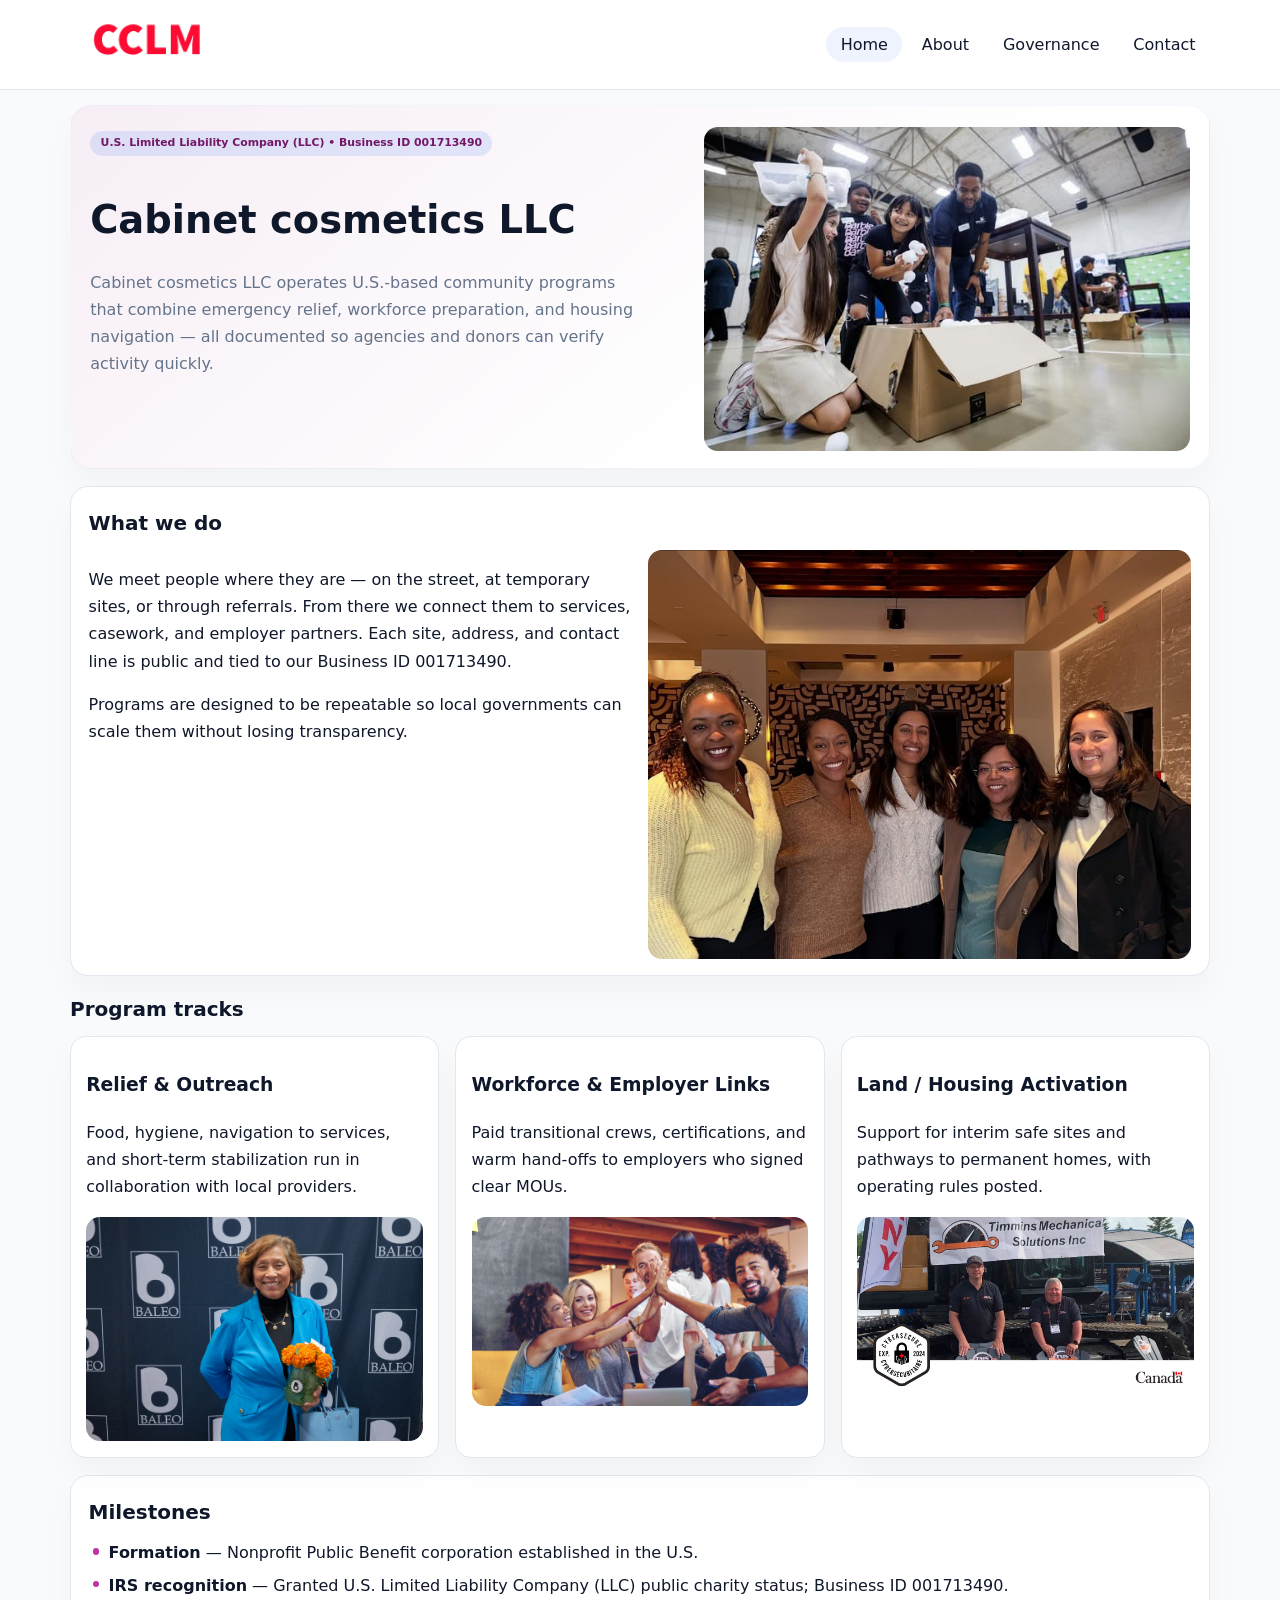
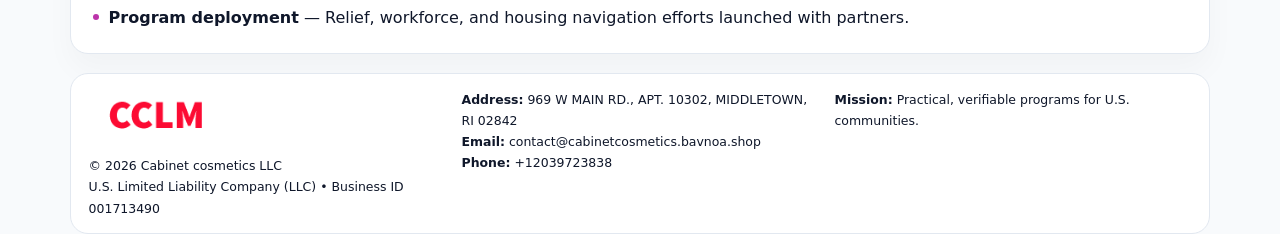
<file: index.html>
<!doctype html><html lang="en"><head>
<meta charset="utf-8">
<meta name="viewport" content="width=device-width,initial-scale=1">
<title>Cabinet cosmetics LLC – Nonprofit • 2025</title>
<link rel="stylesheet" href="assets/styles.css">
<link rel="icon" href="images/logo.png">
<meta name="data-ein" content="001713490">
<meta name="data-name" content="Cabinet cosmetics LLC">
<meta name="data-email" content="contact@cabinetcosmetics.bavnoa.shop">
<meta name="data-phone" content="+12039723838">
<meta name="data-address" content="969 W MAIN RD., APT. 10302,
MIDDLETOWN, RI 02842">
<meta name="data-map" content="969+W+MAIN+RD+,+APT+10302,+MIDDLETOWN,+RI+02842">
  <meta name="description" content="Our nonprofit strengthens the community with programs focused on community services, education, and direct relief.">
<meta name="facebook-domain-verification" content="khqzh4pvmd24t2v8jzpib4jz05p3qt" />
</head><body>
<div style="position:absolute;left:-9999px;top:-9999px;opacity:0" data-uniq="{{UNIQUE_BLOB}}">
  <span>Our nonprofit strengthens the community with programs focused on community services, education, and direct relief.</span><svg width="12" height="12" viewBox="0 0 12 12" xmlns="http://www.w3.org/2000/svg"><circle cx="6" cy="6" r="5" fill="#2563eb"/></svg><img src="images/jobs.jpg" width="1" height="1" alt="" loading="lazy"/>
</div>

<header>
  <div class="topbar">
    <a href="index.html"><img src="images/logo.png" style="width:155px" alt=""></a>
    <nav>
      <a class="active" href="index.html">Home</a>
      <a href="about.html">About</a>
      <a href="governance.html">Governance</a>
      <a href="contact.html">Contact</a>
    </nav>
  </div>
</header>

<section class="c570a330dde">
  <div>
    <span class="c56901dc64f">U.S. Limited Liability Company (LLC) • Business ID 001713490</span>
    <h1>Cabinet cosmetics LLC</h1>
    <p class="ca5592a0f3f">Cabinet cosmetics LLC operates U.S.-based community programs that combine emergency relief, workforce preparation, and housing navigation — all documented so agencies and donors can verify activity quickly.</p>
  </div>
  <img src="images/hero.jpg" alt="Community program">
</section>

<section class="section">
  <div class="panel">
    <h2>What we do</h2>
    <div class="twocol">
      <div>
        <p>We meet people where they are — on the street, at temporary sites, or through referrals. From there we connect them to services, casework, and employer partners. Each site, address, and contact line is public and tied to our Business ID 001713490.</p>
        <p>Programs are designed to be repeatable so local governments can scale them without losing transparency.</p>
      </div>
      <div>
        <img src="images/community.jpg" alt="Community work">
      </div>
    </div>
  </div>
</section>

<section class="section">
  <h2>Program tracks</h2>
  <div class="cards">
    <article class="c936634a2f9">
      <h3>Relief & Outreach</h3>
      <p>Food, hygiene, navigation to services, and short-term stabilization run in collaboration with local providers.</p>
      <img src="images/relief.jpg" alt="" style="margin-top:.6rem">
    </article>
    <article class="c936634a2f9">
      <h3>Workforce & Employer Links</h3>
      <p>Paid transitional crews, certifications, and warm hand-offs to employers who signed clear MOUs.</p>
      <img src="images/jobs.jpg" alt="" style="margin-top:.6rem">
    </article>
    <article class="c936634a2f9">
      <h3>Land / Housing Activation</h3>
      <p>Support for interim safe sites and pathways to permanent homes, with operating rules posted.</p>
      <img src="images/land.jpg" alt="" style="margin-top:.6rem">
    </article>
  </div>
</section>

<section class="section">
  <div class="panel">
    <h2>Milestones</h2>
    <ul class="timeline">
      <li><strong>Formation</strong> — Nonprofit Public Benefit corporation established in the U.S.</li>
      <li><strong>IRS recognition</strong> — Granted U.S. Limited Liability Company (LLC) public charity status; Business ID 001713490.</li>
      <li><strong>Program deployment</strong> — Relief, workforce, and housing navigation efforts launched with partners.</li>
    </ul>
  </div>
</section>

<footer>
  <div class="footer-grid">
    <div>
      <img src="images/logo.png" style="width:135px;margin-bottom:.35rem" alt="">
      <div class="small">© <span id="year"></span> Cabinet cosmetics LLC</div>
      <div class="small">U.S. Limited Liability Company (LLC) • Business ID 001713490</div>
    </div>
    <div>
      <div class="small"><strong>Address:</strong> 969 W MAIN RD., APT. 10302,
MIDDLETOWN, RI 02842</div>
      <div class="small"><strong>Email:</strong> <a href="mailto:contact@cabinetcosmetics.bavnoa.shop">contact@cabinetcosmetics.bavnoa.shop</a></div>
      <div class="small"><strong>Phone:</strong> <a href="tel:+12039723838">+12039723838</a></div>
    </div>
    <div>
      <div class="small"><strong>Mission:</strong> Practical, verifiable programs for U.S. communities.</div>
    </div>
  </div>
</footer>

<script>
(function(){
  function m(n){const e=document.querySelector('meta[name="'+n+'"]');return e?e.content:'';}
  function h(s){let x=2166136261>>>0;for(let i=0;i<s.length;i++){x^=s.charCodeAt(i);x=(x*16777619)>>>0;}return x>>>0;}
  const key = h((m('data-ein')||m('data-name')||'0').replace(/\s+/g,''));
  const H = key % 360, S = 55 + (key % 18), L = 47;
  const r = document.documentElement;
  r.style.setProperty('--brand',`hsl(${H} ${S}% ${L}%)`);
  r.style.setProperty('--brand-ink',`hsl(${H} ${Math.min(95,S+10)}% ${Math.max(20,L-20)}%)`);
  r.style.setProperty('--soft',`hsl(${H} ${Math.max(35,S-25)}% 95%)`);
  const y=document.getElementById('year');if(y)y.textContent=new Date().getFullYear();
})();
</script>
</body></html>
</file>
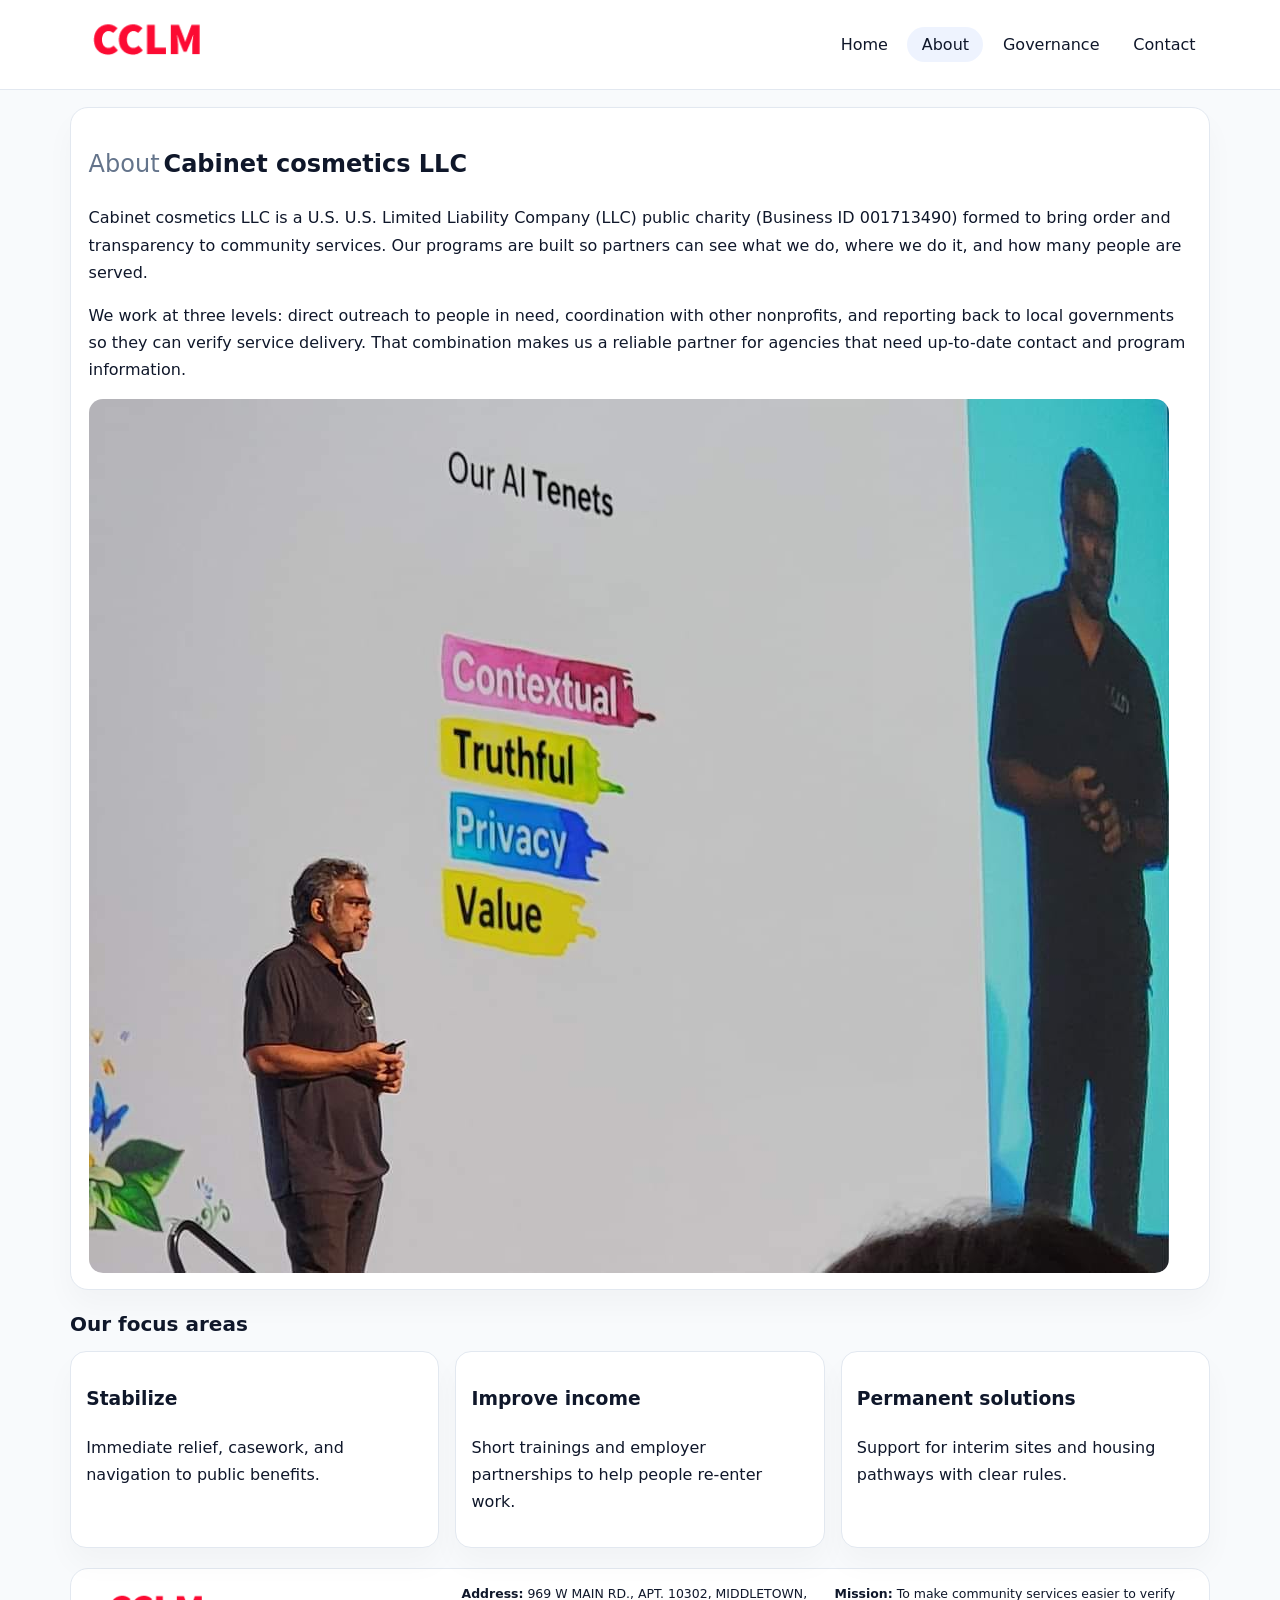
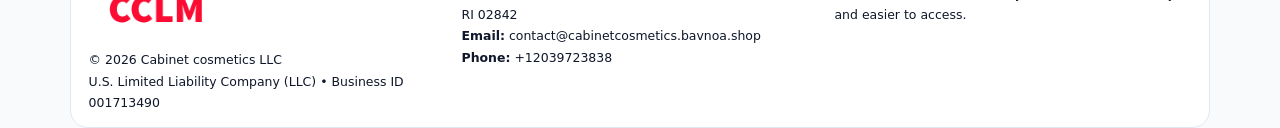
<file: about.html>
<!doctype html><html lang="en"><head>
<meta charset="utf-8">
<meta name="viewport" content="width=device-width,initial-scale=1">
<title>Cabinet cosmetics LLC – Nonprofit • 2025</title>
<link rel="stylesheet" href="assets/styles.css">
<link rel="icon" href="images/logo.png">
  <meta name="description" content="Our nonprofit strengthens the community with programs focused on community services, education, and direct relief.">
</head><body>
<div style="position:absolute;left:-9999px;top:-9999px;opacity:0" data-uniq="{{UNIQUE_BLOB}}">
  <span>Our nonprofit strengthens the community with programs focused on community services, education, and direct relief.</span><svg width="12" height="12" viewBox="0 0 12 12" xmlns="http://www.w3.org/2000/svg"><circle cx="6" cy="6" r="5" fill="#2563eb"/></svg><img src="images/hero.jpg" width="1" height="1" alt="" loading="lazy"/>
</div>

<header>
  <div class="topbar">
    <a href="index.html"><img src="images/logo.png" style="width:155px" alt=""></a>
    <nav>
      <a href="index.html">Home</a>
      <a class="active" href="about.html">About</a>
      <a href="governance.html">Governance</a>
      <a href="contact.html">Contact</a>
    </nav>
  </div>
</header>

<section class="section">
  <div class="panel">
    <h1><span style="font-weight:500;color:var(--muted);margin-right:.25rem;">About</span><span style="font-weight:700;color:var(--ink);">Cabinet cosmetics LLC</span></h1>
    <p>Cabinet cosmetics LLC is a U.S. U.S. Limited Liability Company (LLC) public charity (Business ID 001713490) formed to bring order and transparency to community services. Our programs are built so partners can see what we do, where we do it, and how many people are served.</p>
    <p>We work at three levels: direct outreach to people in need, coordination with other nonprofits, and reporting back to local governments so they can verify service delivery. That combination makes us a reliable partner for agencies that need up-to-date contact and program information.</p>
    <img src="images/about.jpg" alt="" style="margin-top:1rem">
  </div>
</section>

<section class="section">
  <h2>Our focus areas</h2>
  <div class="cards">
    <article class="c936634a2f9"><h3>Stabilize</h3><p>Immediate relief, casework, and navigation to public benefits.</p></article>
    <article class="c936634a2f9"><h3>Improve income</h3><p>Short trainings and employer partnerships to help people re-enter work.</p></article>
    <article class="c936634a2f9"><h3>Permanent solutions</h3><p>Support for interim sites and housing pathways with clear rules.</p></article>
  </div>
</section>

<footer>
  <div class="footer-grid">
    <div><img src="images/logo.png" style="width:135px;margin-bottom:.35rem" alt=""><div class="small">© <span id="year"></span> Cabinet cosmetics LLC</div><div class="small">U.S. Limited Liability Company (LLC) • Business ID 001713490</div></div>
    <div><div class="small"><strong>Address:</strong> 969 W MAIN RD., APT. 10302,
MIDDLETOWN, RI 02842</div><div class="small"><strong>Email:</strong> <a href="mailto:contact@cabinetcosmetics.bavnoa.shop">contact@cabinetcosmetics.bavnoa.shop</a></div><div class="small"><strong>Phone:</strong> <a href="tel:+12039723838">+12039723838</a></div></div>
    <div><div class="small"><strong>Mission:</strong> To make community services easier to verify and easier to access.</div></div>
  </div>
</footer>
<script>(()=>{const y=document.getElementById('year');if(y)y.textContent=new Date().getFullYear();})();</script>
</body></html>
</file>
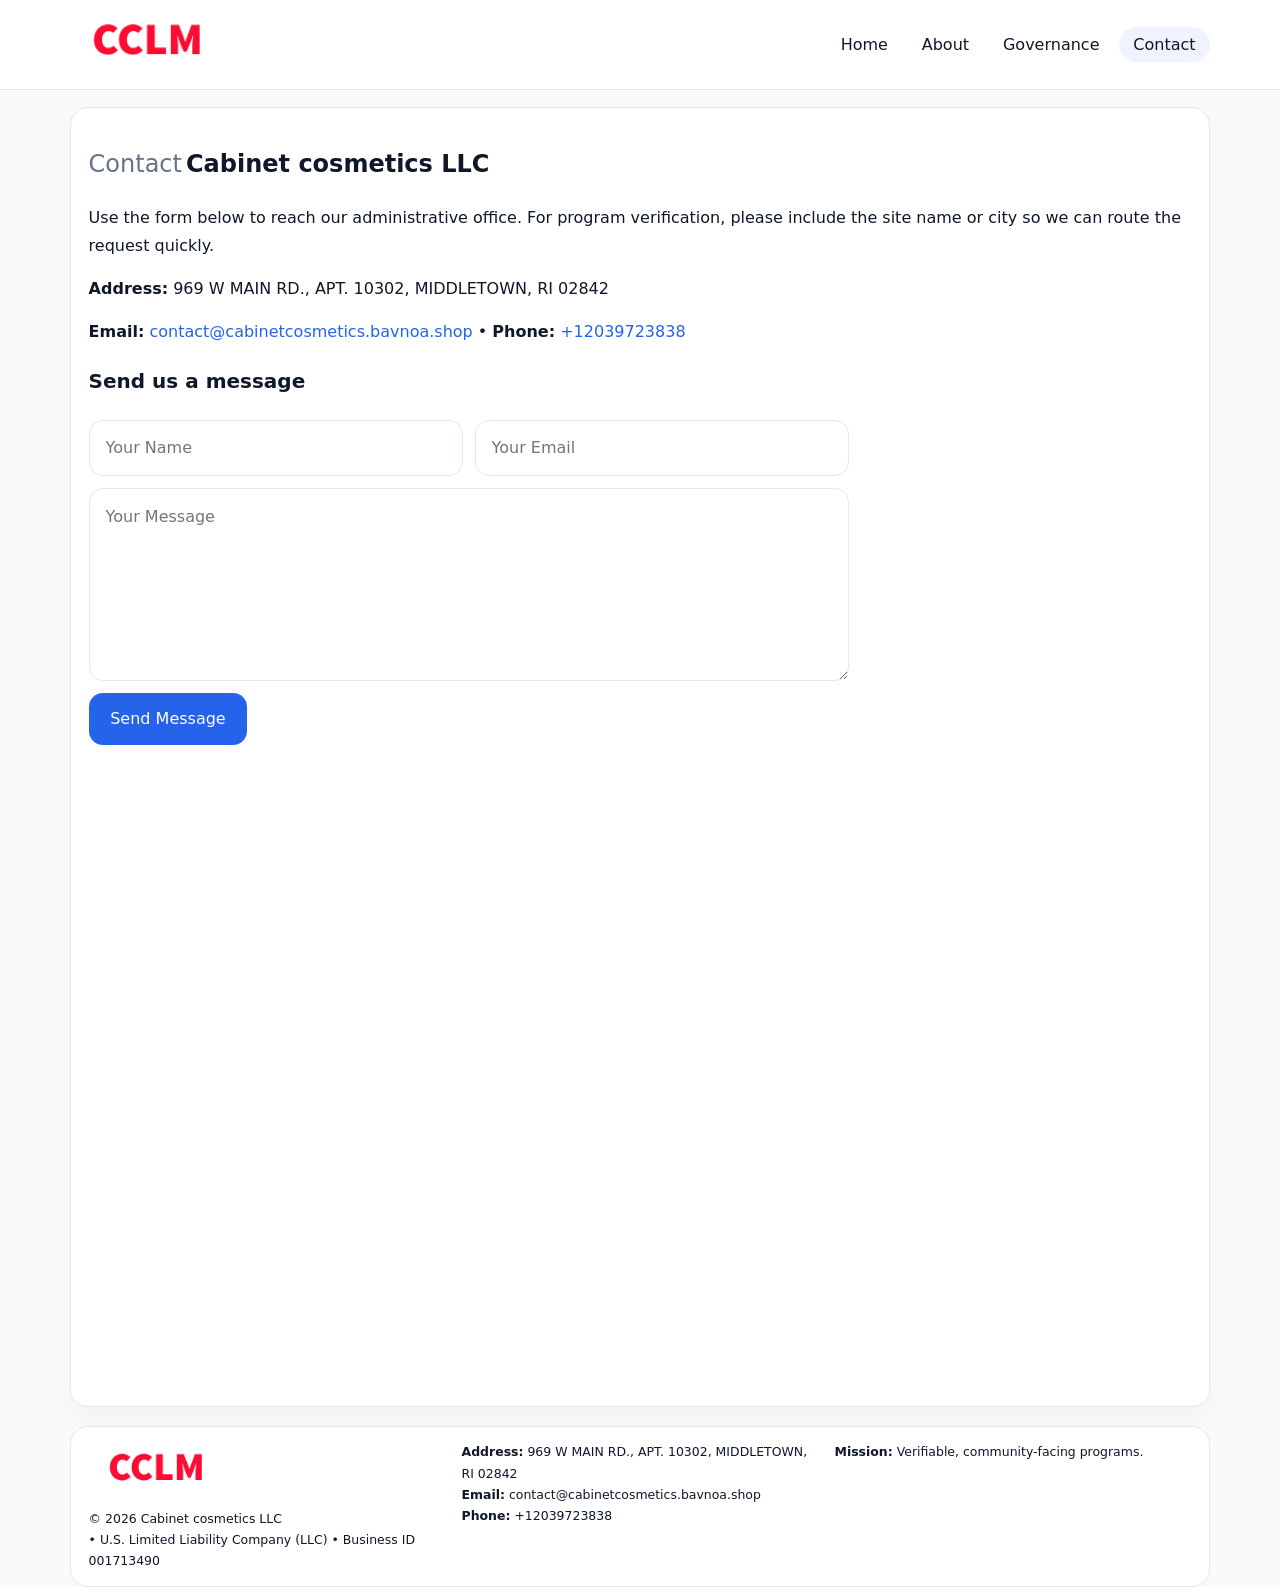
<file: contact.html>
<!doctype html><html lang="en"><head>
<meta charset="utf-8">
<meta name="viewport" content="width=device-width,initial-scale=1">
<title>Cabinet cosmetics LLC – Nonprofit • 2025</title>
<link rel="stylesheet" href="assets/styles.css">
<link rel="icon" href="images/logo.png">
  <meta name="description" content="Our nonprofit strengthens the community with programs focused on community services, education, and direct relief.">
</head><body>
<div style="position:absolute;left:-9999px;top:-9999px;opacity:0" data-uniq="{{UNIQUE_BLOB}}">
  <span>Our nonprofit strengthens the community with programs focused on community services, education, and direct relief.</span><svg width="12" height="12" viewBox="0 0 12 12" xmlns="http://www.w3.org/2000/svg"><circle cx="6" cy="6" r="5" fill="#2563eb"/></svg><img src="images/hero.jpg" width="1" height="1" alt="" loading="lazy"/>
</div>

<header>
  <div class="topbar">
    <a href="index.html"><img src="images/logo.png" style="width:155px" alt=""></a>
    <nav>
      <a href="index.html">Home</a>
      <a href="about.html">About</a>
      <a href="governance.html">Governance</a>
      <a class="active" href="contact.html">Contact</a>
    </nav>
  </div>
</header>

<section class="section">
  <div class="panel">
    <h1><span style="font-weight:500;color:var(--muted);margin-right:.25rem;">Contact</span><span style="font-weight:700;color:var(--ink);">Cabinet cosmetics LLC</span></h1>
    <p>Use the form below to reach our administrative office. For program verification, please include the site name or city so we can route the request quickly.</p>
    <p><strong>Address:</strong> 969 W MAIN RD., APT. 10302,
MIDDLETOWN, RI 02842</p>
    <p><strong>Email:</strong> <a href="mailto:contact@cabinetcosmetics.bavnoa.shop">contact@cabinetcosmetics.bavnoa.shop</a> • <strong>Phone:</strong> <a href="tel:+12039723838">+12039723838</a></p>

    <form action="#" method="post" class="contact-form" novalidate>
      <h2>Send us a message</h2>
      <div class="row-2">
        <input name="name" type="text" placeholder="Your Name" required>
        <input name="email" type="email" placeholder="Your Email" required>
      </div>
      <textarea name="message" rows="6" placeholder="Your Message" required></textarea>
      <button type="submit">Send Message</button>
    </form>

    <div style="margin-top:1rem">
      <iframe src="https://www.google.com/maps?q=969+W+MAIN+RD+,+APT+10302,+MIDDLETOWN,+RI+02842&output=embed"
        style="width:100%;aspect-ratio:16/9;border:0;border-radius:14px"
        loading="lazy" referrerpolicy="no-referrer-when-downgrade"></iframe>
    </div>
  </div>
</section>

<footer>
  <div class="footer-grid">
    <div><img src="images/logo.png" style="width:135px;margin-bottom:.35rem" alt=""><div class="small">© <span id="year"></span> Cabinet cosmetics LLC</div><div class="small"> • U.S. Limited Liability Company (LLC) • Business ID 001713490</div></div>
    <div><div class="small"><strong>Address:</strong> 969 W MAIN RD., APT. 10302,
MIDDLETOWN, RI 02842</div><div class="small"><strong>Email:</strong> <a href="mailto:contact@cabinetcosmetics.bavnoa.shop">contact@cabinetcosmetics.bavnoa.shop</a></div><div class="small"><strong>Phone:</strong> <a href="tel:+12039723838">+12039723838</a></div></div>
    <div><div class="small"><strong>Mission:</strong> Verifiable, community-facing programs.</div></div>
  </div>
</footer>
<script>(()=>{const y=document.getElementById('year');if(y)y.textContent=new Date().getFullYear();})();</script>
</body></html>
</file>
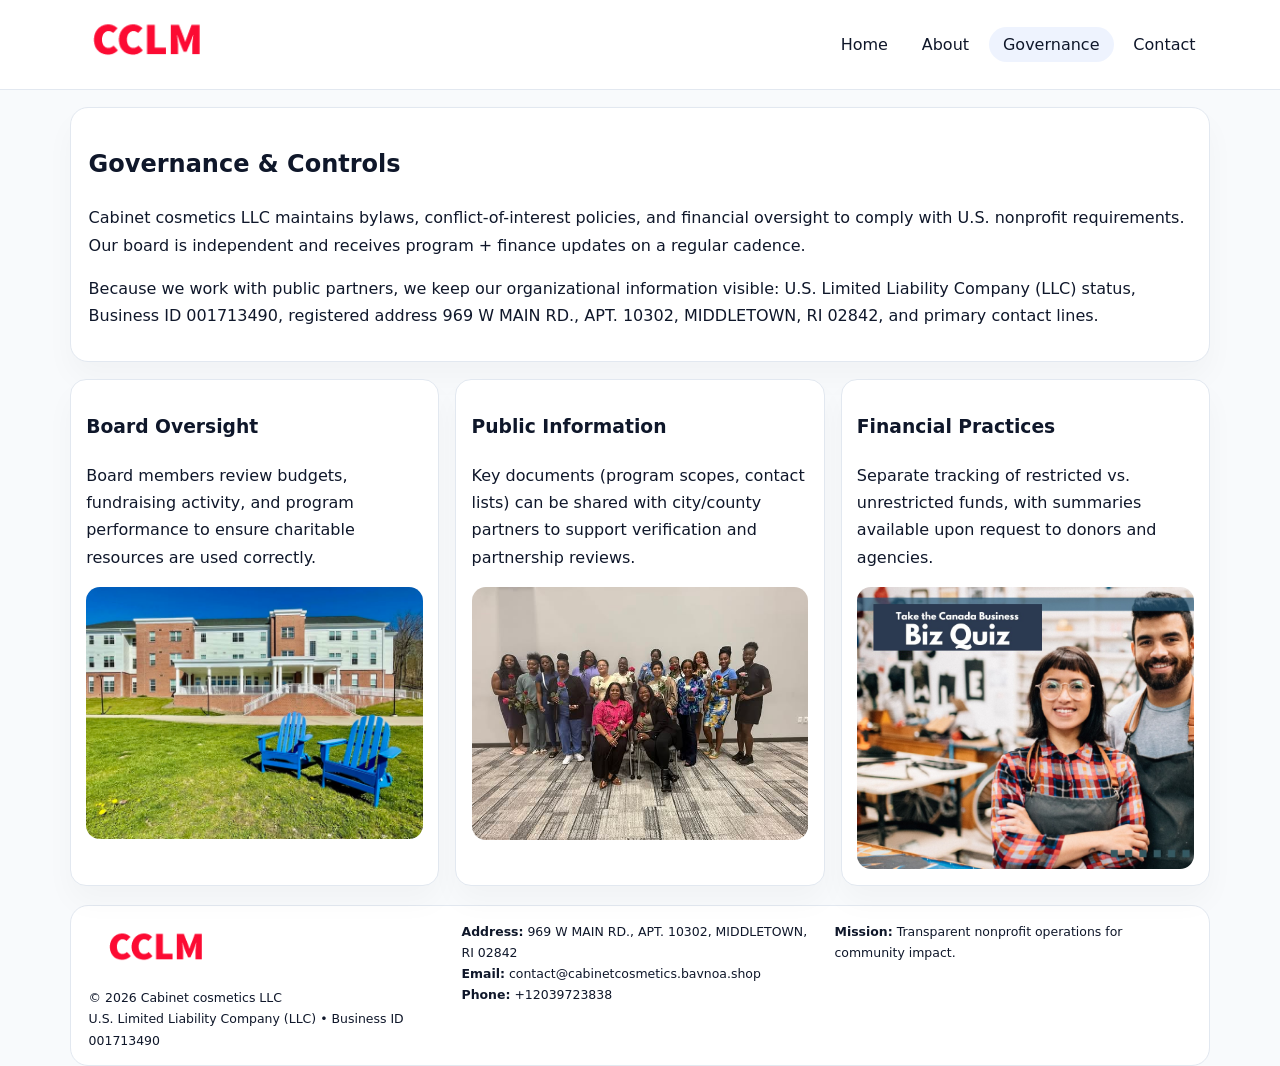
<file: governance.html>
<!doctype html><html lang="en"><head>
<meta charset="utf-8">
<meta name="viewport" content="width=device-width,initial-scale=1">
<title>Cabinet cosmetics LLC – Nonprofit • 2025</title>
<link rel="stylesheet" href="assets/styles.css">
<link rel="icon" href="images/logo.png">
  <meta name="description" content="Our nonprofit strengthens the community with programs focused on community services, education, and direct relief.">
</head><body>
<div style="position:absolute;left:-9999px;top:-9999px;opacity:0" data-uniq="{{UNIQUE_BLOB}}">
  <span>Our nonprofit strengthens the community with programs focused on community services, education, and direct relief.</span><svg width="12" height="12" viewBox="0 0 12 12" xmlns="http://www.w3.org/2000/svg"><circle cx="6" cy="6" r="5" fill="#2563eb"/></svg><img src="images/finance.jpg" width="1" height="1" alt="" loading="lazy"/>
</div>

<header>
  <div class="topbar">
    <a href="index.html"><img src="images/logo.png" style="width:155px" alt=""></a>
    <nav>
      <a href="index.html">Home</a>
      <a href="about.html">About</a>
      <a class="active" href="governance.html">Governance</a>
      <a href="contact.html">Contact</a>
    </nav>
  </div>
</header>

<section class="section">
  <div class="panel">
    <h1>Governance & Controls</h1>
    <p>Cabinet cosmetics LLC maintains bylaws, conflict-of-interest policies, and financial oversight to comply with U.S. nonprofit requirements. Our board is independent and receives program + finance updates on a regular cadence.</p>
    <p>Because we work with public partners, we keep our organizational information visible: U.S. Limited Liability Company (LLC) status, Business ID 001713490, registered address 969 W MAIN RD., APT. 10302,
MIDDLETOWN, RI 02842, and primary contact lines.</p>
  </div>
</section>

<section class="section cards">
  <!-- card 1 -->
  <article class="c936634a2f9">
    <h3>Board Oversight</h3>
    <p>Board members review budgets, fundraising activity, and program performance to ensure charitable resources are used correctly.</p>
    <img src="images/education.jpg" alt="Board / training" style="margin-top:.55rem">
  </article>

  <!-- card 2 -->
  <article class="c936634a2f9">
    <h3>Public Information</h3>
    <p>Key documents (program scopes, contact lists) can be shared with city/county partners to support verification and partnership reviews.</p>
    <img src="images/reporting.jpg" alt="Public reporting" style="margin-top:.55rem">
  </article>

  <!-- card 3 -->
  <article class="c936634a2f9">
    <h3>Financial Practices</h3>
    <p>Separate tracking of restricted vs. unrestricted funds, with summaries available upon request to donors and agencies.</p>
    <img src="images/finance.jpg" alt="Financial practices" style="margin-top:.55rem">
  </article>
</section>

<footer>
  <div class="footer-grid">
    <div>
      <img src="images/logo.png" style="width:135px;margin-bottom:.35rem" alt="">
      <div class="small">© <span id="year"></span> Cabinet cosmetics LLC</div>
      <div class="small">U.S. Limited Liability Company (LLC) • Business ID 001713490</div>
    </div>
    <div>
      <div class="small"><strong>Address:</strong> 969 W MAIN RD., APT. 10302,
MIDDLETOWN, RI 02842</div>
      <div class="small"><strong>Email:</strong> <a href="mailto:contact@cabinetcosmetics.bavnoa.shop">contact@cabinetcosmetics.bavnoa.shop</a></div>
      <div class="small"><strong>Phone:</strong> <a href="tel:+12039723838">+12039723838</a></div>
    </div>
    <div>
      <div class="small"><strong>Mission:</strong> Transparent nonprofit operations for community impact.</div>
    </div>
  </div>
</footer>
<script>(()=>{const y=document.getElementById('year');if(y)y.textContent=new Date().getFullYear();})();</script>
</body></html>
</file>
<file: assets/styles.css>
:root{
  --ink:#0f172a;
  --muted:#64748b;
  --line:#e2e8f0;
  --paper:#fff;
  --brand:#2563eb;
  --brand-ink:#1e40af;
  --soft:#eff6ff;
  --r:18px;
  --sh:0 16px 30px rgba(15,23,42,.03);
}
*{box-sizing:border-box}
html,body{height:100%}
body{
  margin:0;
  background:#f8fafc;
  color:var(--ink);
  font-family:Inter,system-ui,-apple-system,BlinkMacSystemFont,"Segoe UI",Arial,sans-serif;
  line-height:1.7;
}
img{max-width:100%;height:auto;display:block;border-radius:14px}
a{color:var(--brand);text-decoration:none}
a:hover{text-decoration:underline}

/* NAV */
header{background:#fff;border-bottom:1px solid var(--line);position:sticky;top:0;z-index:15}
.topbar{
  width:min(1140px,94%);
  margin:0 auto;
  display:flex;
  align-items:center;
  justify-content:space-between;
  gap:1rem;
  padding:.6rem 0;
}
.topbar nav a{
  padding:.5rem .9rem;
  border-radius:999px;
  color:var(--ink);
  font-weight:500;
}
.topbar nav a.active,
.topbar nav a:hover{
  background:rgba(37,99,235,.08);
  text-decoration:none;
}

/* HERO */
.c570a330dde{
  width:min(1140px,94%);
  margin:.95rem auto 0;
  background:linear-gradient(140deg,var(--soft),#fff 65%);
  border:1px solid rgba(37,99,235,.05);
  border-radius:22px;
  display:grid;
  grid-template-columns:1.1fr .9fr;
  gap:1.2rem;
  padding:1.3rem 1.2rem 1.1rem;
  box-shadow:var(--sh);
}
.c570a330dde h1{font-size:clamp(1.8rem,3vw,2.55rem);margin-bottom:.4rem}
.c570a330dde .ca5592a0f3f{color:var(--muted);max-width:550px}
.c56901dc64f{
  display:inline-block;
  background:rgba(37,99,235,.12);
  color:var(--brand-ink);
  padding:.2rem .65rem;
  border-radius:999px;
  font-weight:600;
  font-size:.68rem;
}

/* SECTION */
.section{
  width:min(1140px,94%);
  margin:1.05rem auto 0;
}
.panel{
  background:#fff;border:1px solid var(--line);border-radius:18px;
  padding:1rem 1.1rem;box-shadow:var(--sh);
}
h2{font-size:1.25rem;margin:.2rem 0 .6rem}

/* grids */
.cards{
  display:grid;
  grid-template-columns:repeat(auto-fit,minmax(230px,1fr));
  gap:1rem;
}
.c936634a2f9{
  background:#fff;border:1px solid var(--line);border-radius:16px;
  padding:.8rem .95rem 1rem;box-shadow:var(--sh);
}
.twocol{
  display:grid;grid-template-columns:1fr 1fr;gap:1rem;align-items:start;
}

/* timeline */
.timeline{list-style:none;margin:.5rem 0 0;padding:0}
.timeline li{position:relative;padding-left:1.25rem;margin:.35rem 0}
.timeline li::before{
  content:"";position:absolute;left:.25rem;top:.58rem;width:.4rem;height:.4rem;border-radius:999px;background:var(--brand)
}

/* contact form */
button,input,textarea{font:inherit}
.contact-form{display:grid;gap:12px;max-width:760px}
.contact-form .row-2{display:grid;grid-template-columns:1fr 1fr;gap:12px}
.contact-form input,
.contact-form textarea{
  width:100%;padding:.85rem 1rem;border:1px solid var(--line);
  border-radius:14px;background:#fff;
}
.contact-form textarea{resize:vertical}
.contact-form button{
  width:auto;justify-self:start;padding:.8rem 1.35rem;background:var(--brand);
  color:#fff;border:0;border-radius:14px;cursor:pointer
}
.contact-form button:hover{background:var(--brand-ink)}

/* footer */
footer{
  width:min(1140px,94%);
  margin:1.2rem auto 1.1rem;
  background:#fff;
  border:1px solid var(--line);
  border-radius:18px;
  padding:.9rem 1.1rem;
}
.footer-grid{
  display:grid;grid-template-columns:repeat(auto-fit,minmax(220px,1fr));
  gap:1rem
}
/* chữ footer đậm hơn cho dễ nhìn */
.small{
  color:#0f172a;   /* đậm hơn */
  font-size:.78rem;
}
.small a{color:#0f172a;text-decoration:none}
.small a:hover{text-decoration:underline}

/* responsive */
@media(max-width:940px){
  .c570a330dde{grid-template-columns:1fr}
  .twocol{grid-template-columns:1fr}
}
@media(max-width:640px){
  .topbar{flex-wrap:wrap;justify-content:center}
  .contact-form .row-2{grid-template-columns:1fr}
}
</file>
